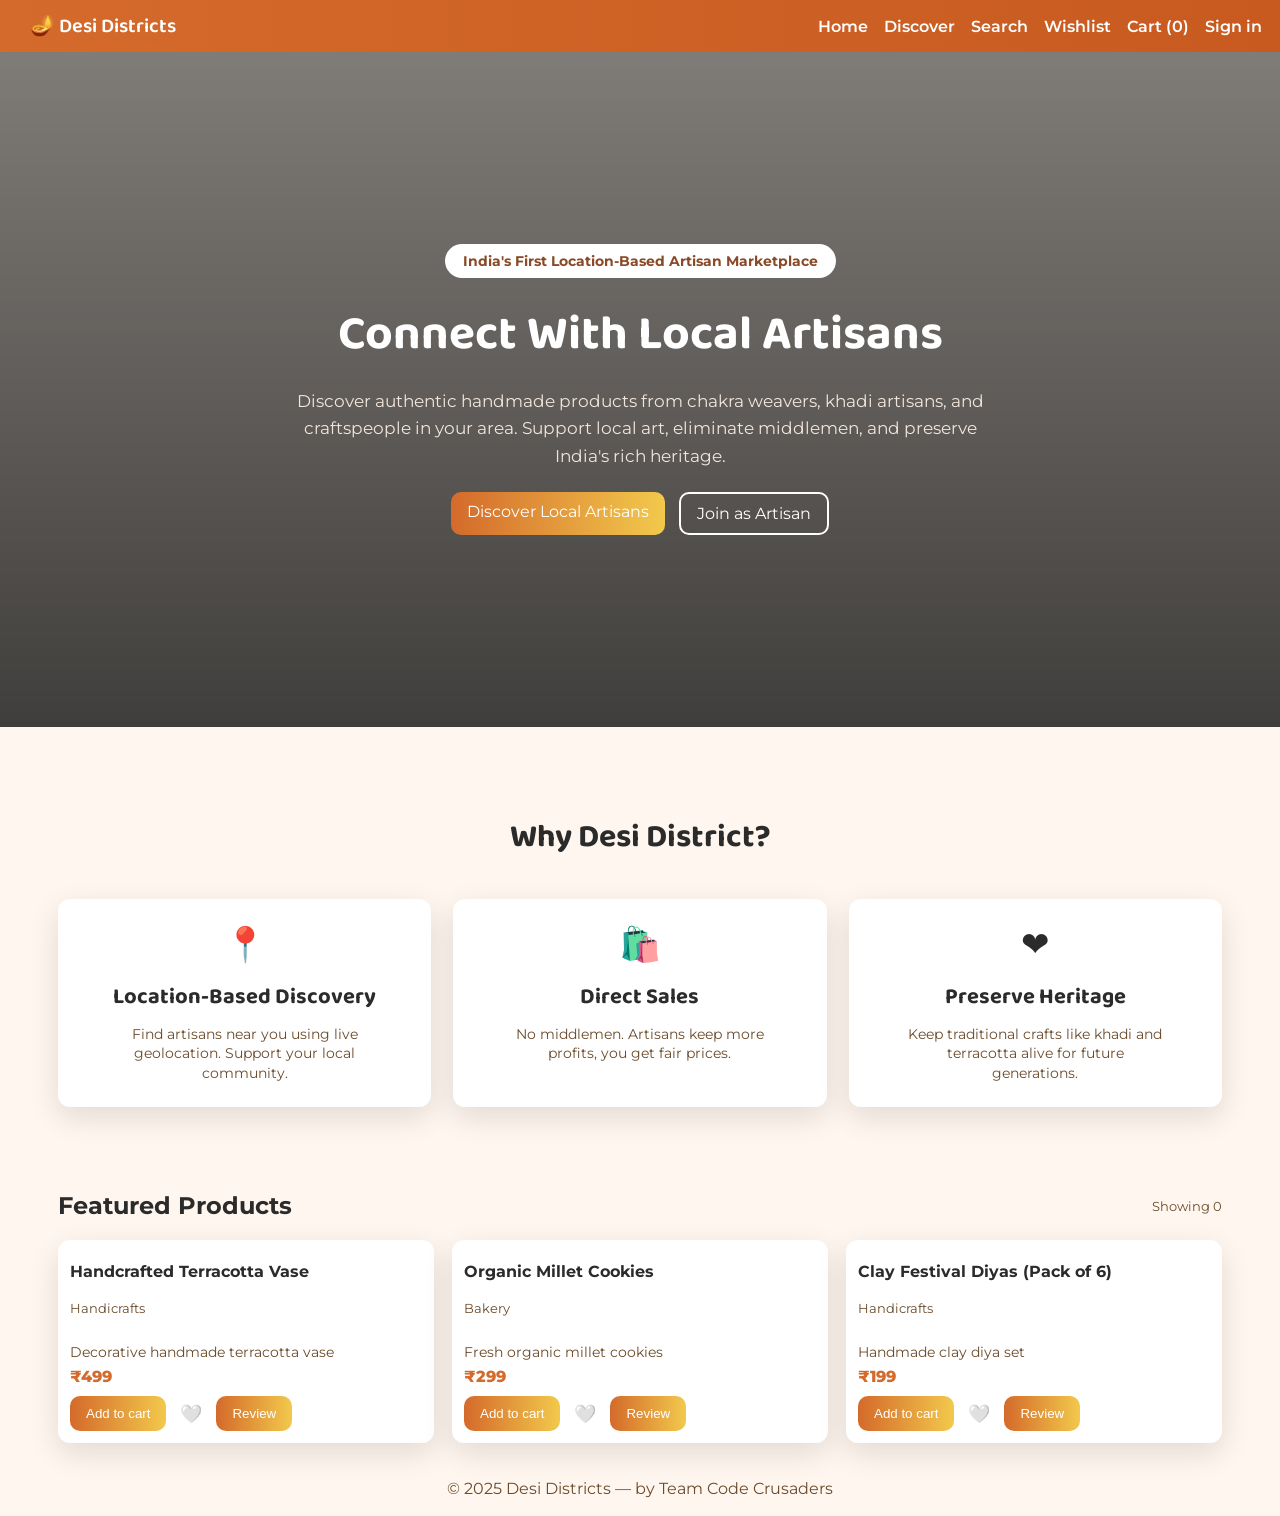
<file: Artisan_Marketplace/index.html>
<!doctype html>
<html lang="en">
<head>
  <meta charset="utf-8" />
  <meta name="viewport" content="width=device-width,initial-scale=1" />
  <title>Desi Districts — Home</title>

  <link href="https://fonts.googleapis.com/css2?family=Baloo+2:wght@400;600;800&family=Montserrat:wght@300;500;700&display=swap" rel="stylesheet">
  <link rel="stylesheet" href="css/index.css">
</head>

<body>

  <nav class="nav">
    <div class="nav-left">
      <a href="index.html" class="brand">🪔 Desi Districts</a>
    </div>

    <div class="nav-right">
      <a href="index.html">Home</a>
      <a href="discover.html">Discover</a>
      <a href="search.html">Search</a>
      <a href="wishlist.html">Wishlist</a>
      <a href="cart.html" id="cartLink">Cart (<span id="navCartCount">0</span>)</a>
      <a href="auth.html">Sign in</a>
    </div>
  </nav>

  <header class="hero hero-home">
    <div class="hero-bg"></div>
    <div class="hero-dark"></div>

    <div class="hero-content wrap">
      <div class="hero-badge">India's First Location-Based Artisan Marketplace</div>
      <h1>Connect With Local Artisans</h1>
      <p>
        Discover authentic handmade products from chakra weavers, khadi artisans,
        and craftspeople in your area. Support local art, eliminate middlemen,
        and preserve India's rich heritage.
      </p>

      <div class="hero-buttons">
        <a href="discover.html" class="btn primary">Discover Local Artisans</a>
        <a href="auth.html" class="btn ghost">Join as Artisan</a>
      </div>
    </div>
  </header>

  <main class="wrap">

    <!-- WHY DESI DISTRICT SECTION -->
    <section class="why-section">
      <h2 class="section-title">Why Desi District?</h2>

      <div class="why-grid">
        <div class="why-card">
          <div class="why-icon">📍</div>
          <h3>Location-Based Discovery</h3>
          <p>Find artisans near you using live geolocation. Support your local community.</p>
        </div>

        <div class="why-card">
          <div class="why-icon">🛍️</div>
          <h3>Direct Sales</h3>
          <p>No middlemen. Artisans keep more profits, you get fair prices.</p>
        </div>

        <div class="why-card">
          <div class="why-icon">❤️</div>
          <h3>Preserve Heritage</h3>
          <p>Keep traditional crafts like khadi and terracotta alive for future generations.</p>
        </div>
      </div>
    </section>

    <!-- FEATURED PRODUCTS -->
    <section class="products-section">
      <div class="section-head">
        <h2>Featured Products</h2>
        <div class="meta">Showing <span id="homeShownCount">0</span></div>
      </div>

      <div id="homeProducts" class="products grid-3"></div>
    </section>

  </main>

  <footer class="footer wrap">
    © 2025 Desi Districts — by Team Code Crusaders
  </footer>

  <script src="js/index.js"></script>
</body>
</html>
</file>
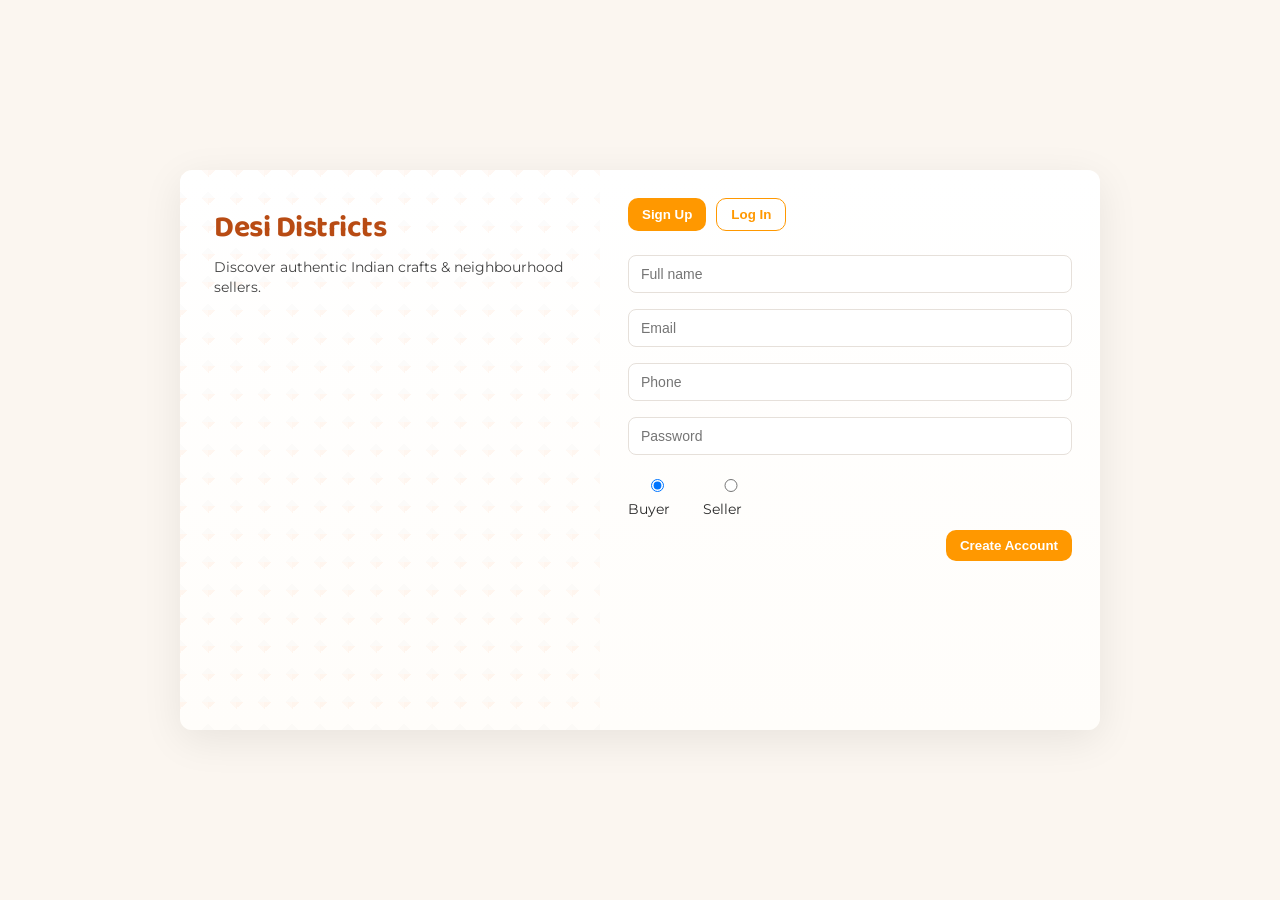
<file: Artisan_Marketplace/auth.html>
<!doctype html>
<html lang="en">
<head>
  <meta charset="utf-8" />
  <meta name="viewport" content="width=device-width,initial-scale=1" />
  <title>Sign Up / Log In — Desi Districts</title>
  <link href="https://fonts.googleapis.com/css2?family=Baloo+2:wght@400;600;800&family=Montserrat:wght@300;500;700&display=swap" rel="stylesheet">
  <link rel="stylesheet" href="css/auth.css">
</head>
<body class="auth-bg">

<div class="auth-wrap">
  <div class="auth-card">
    <aside class="auth-left">
      <div class="left-inner">
        <h1 class="brand">Desi Districts</h1>
        <p class="tagline">Discover authentic Indian crafts & neighbourhood sellers.</p>
      </div>
    </aside>

    <main class="auth-right">
      <div class="auth-toggle">
        <button id="signupBtn" class="btn primary active" type="button">Sign Up</button>
        <button id="loginBtn" class="btn ghost" type="button">Log In</button>
      </div>

      <!-- Sign Up Form -->
      <form id="signupForm" novalidate>
        <input id="name" placeholder="Full name" required />
        <input id="email" type="email" placeholder="Email" required />
        <input id="phone" placeholder="Phone" required />
        <input id="password" type="password" placeholder="Password" required />

        <div class="role-row">
          <label><input type="radio" name="role" value="Buyer" checked /> Buyer</label>
          <label><input type="radio" name="role" value="Seller" /> Seller</label>
        </div>

        <!-- Seller Extra Fields -->
        <div id="sellerExtras" style="display:none; margin-top:10px;">
          <textarea id="bizDesc" placeholder="Business description"></textarea>
          <input id="shopAddr" placeholder="Shop address" />
        </div>

        <div class="form-actions">
          <button type="submit" class="btn primary">Create Account</button>
        </div>
      </form>

      <!-- Login Form -->
      <form id="loginForm" class="hidden" novalidate>
        <input id="loginName" placeholder="Name" required />
        <input id="loginPassword" type="password" placeholder="Password" required />
        <div class="form-actions">
          <button type="submit" class="btn primary">Log In</button>
        </div>
      </form>

    </main>
  </div>
</div>

<script src="js/auth.js"></script>
</body>
</html>
</file>
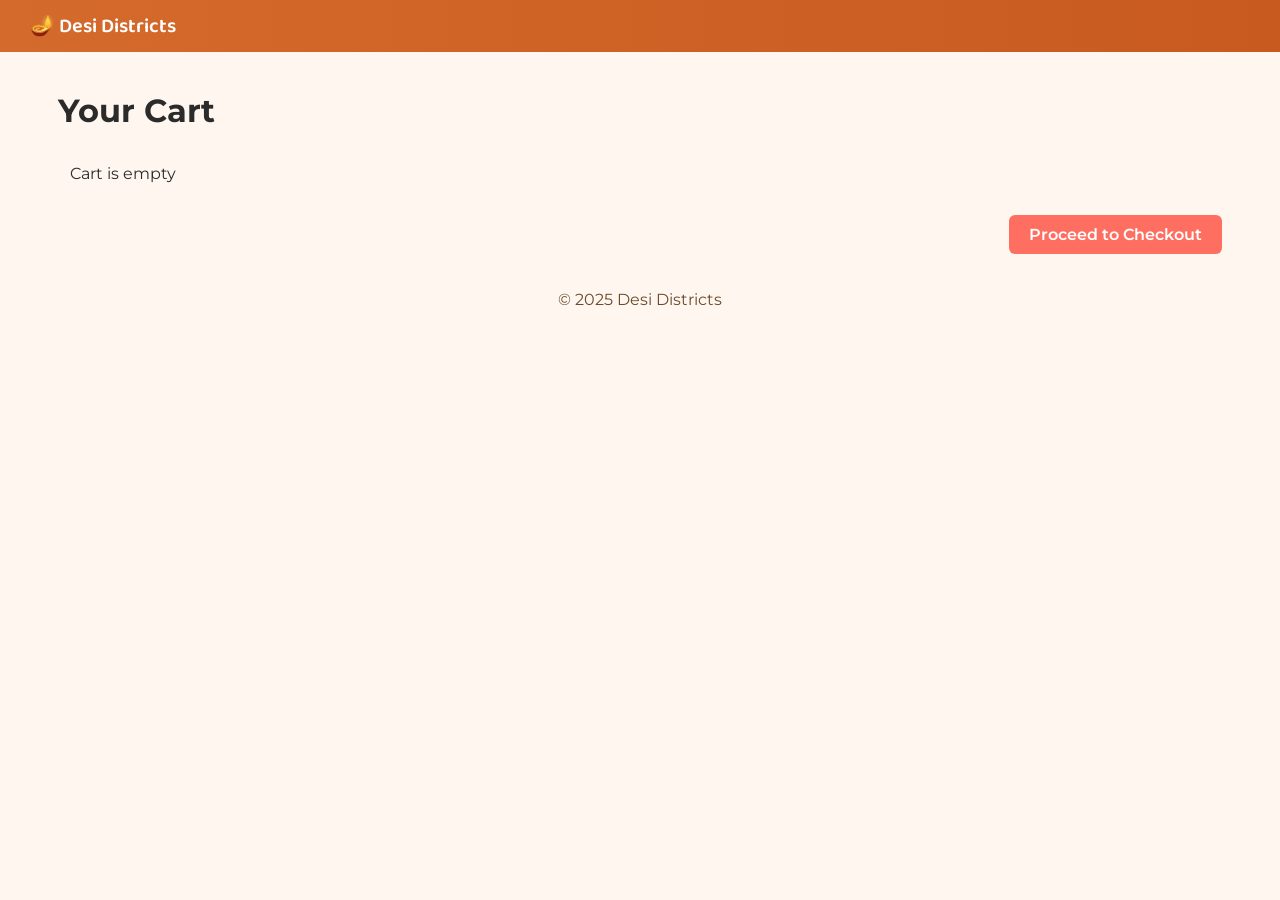
<file: Artisan_Marketplace/cart.html>
<!doctype html>
<html lang="en">
<head>
  <meta charset="utf-8" />
  <meta name="viewport" content="width=device-width,initial-scale=1" />
  <title>Cart — Desi Districts</title>
  <link href="https://fonts.googleapis.com/css2?family=Baloo+2:wght@400;600;800&family=Montserrat:wght@300;500;700&display=swap" rel="stylesheet">
  <link rel="stylesheet" href="css/cart.css">
</head>
<body>
  <nav class="nav">
    <div class="nav-left">
      <a href="index.html" class="brand">🪔 Desi Districts</a>
    </div>
  </nav>

  <main class="wrap">
    <h1>Your Cart</h1>
    <div id="cartPage" class="cart-page"></div>

    <!-- Proceed to Checkout Button -->
    <div class="checkout-container">
      <a href="checkout.html" class="checkout-btn">Proceed to Checkout</a>
    </div>
  </main>

  <footer class="footer wrap">© 2025 Desi Districts</footer>
  <script src="js/cart.js"></script>
</body>
</html>
</file>
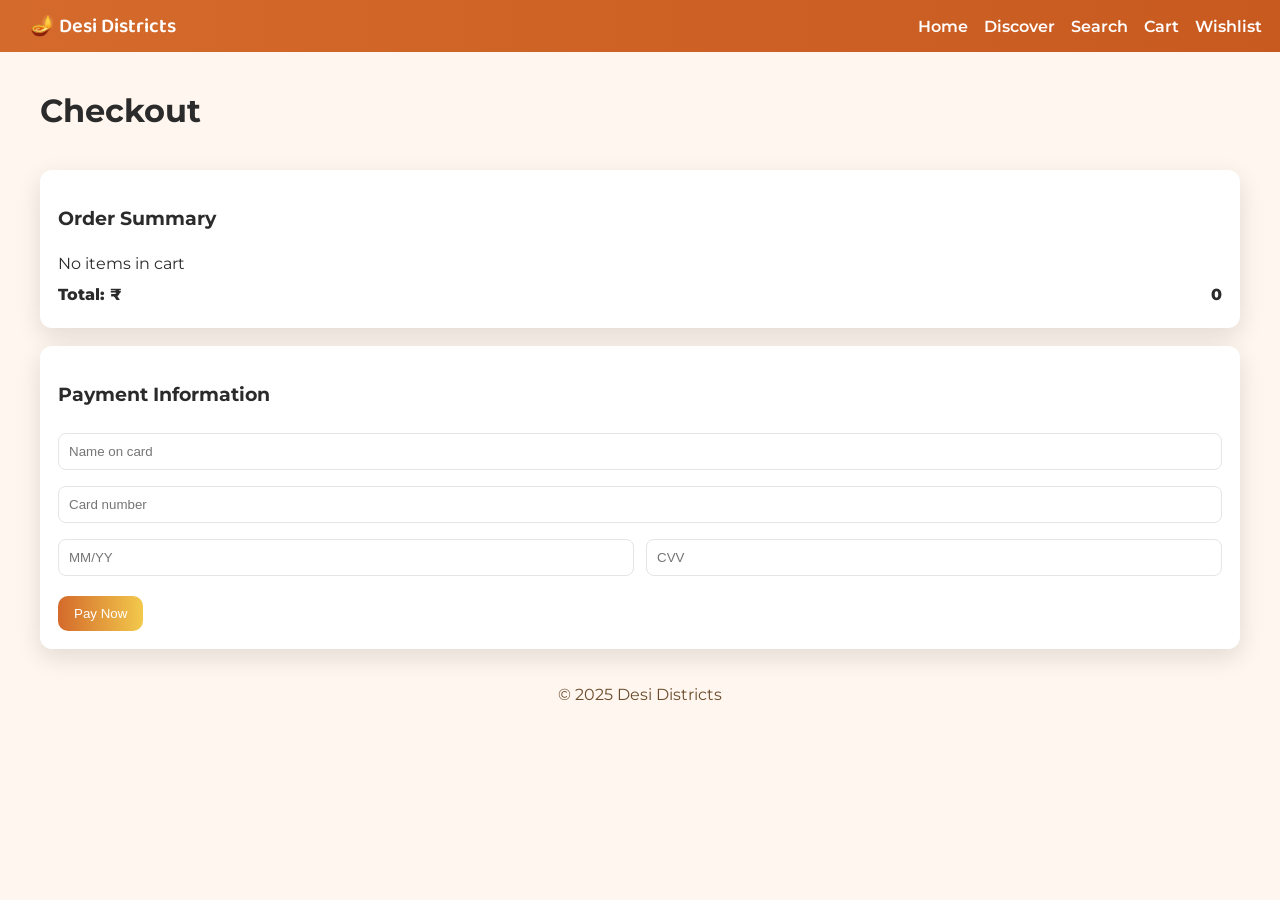
<file: Artisan_Marketplace/checkout.html>
<!doctype html>
<html lang="en">
<head>
  <meta charset="utf-8">
  <meta name="viewport" content="width=device-width,initial-scale=1">
  <title>Checkout — Desi Districts</title>
  <link href="https://fonts.googleapis.com/css2?family=Baloo+2:wght@400;600;800&family=Montserrat:wght@300;500;700&display=swap" rel="stylesheet">
  <link rel="stylesheet" href="css/checkout.css">
</head>
<body>
  <nav class="nav">
    <div class="nav-left"><a href="index.html" class="brand">🪔 Desi Districts</a></div>
    <div class="nav-right">
      <a href="index.html">Home</a>
      <a href="discover.html">Discover</a>
      <a href="search.html">Search</a>
      <a href="cart.html">Cart</a>
      <a href="wishlist.html">Wishlist</a>
    </div>
  </nav>

  <main class="wrap checkout-wrap">
    <h1>Checkout</h1>

    <section class="section-card cart-summary">
      <h3>Order Summary</h3>
      <div id="checkoutItems"></div>
      <div class="total">Total: ₹<span id="checkoutTotal">0</span></div>
    </section>

    <section class="section-card payment-form">
      <h3>Payment Information</h3>
      <input id="cardName" placeholder="Name on card" />
      <input id="cardNumber" placeholder="Card number" />
      <div class="card-row">
        <input id="expiry" placeholder="MM/YY" />
        <input id="cvv" placeholder="CVV" />
      </div>
      <button id="payBtn" class="btn primary">Pay Now</button>
    </section>
  </main>

  <footer class="footer wrap">© 2025 Desi Districts</footer>
  <script src="js/checkout.js"></script>
</body>
</html>
</file>
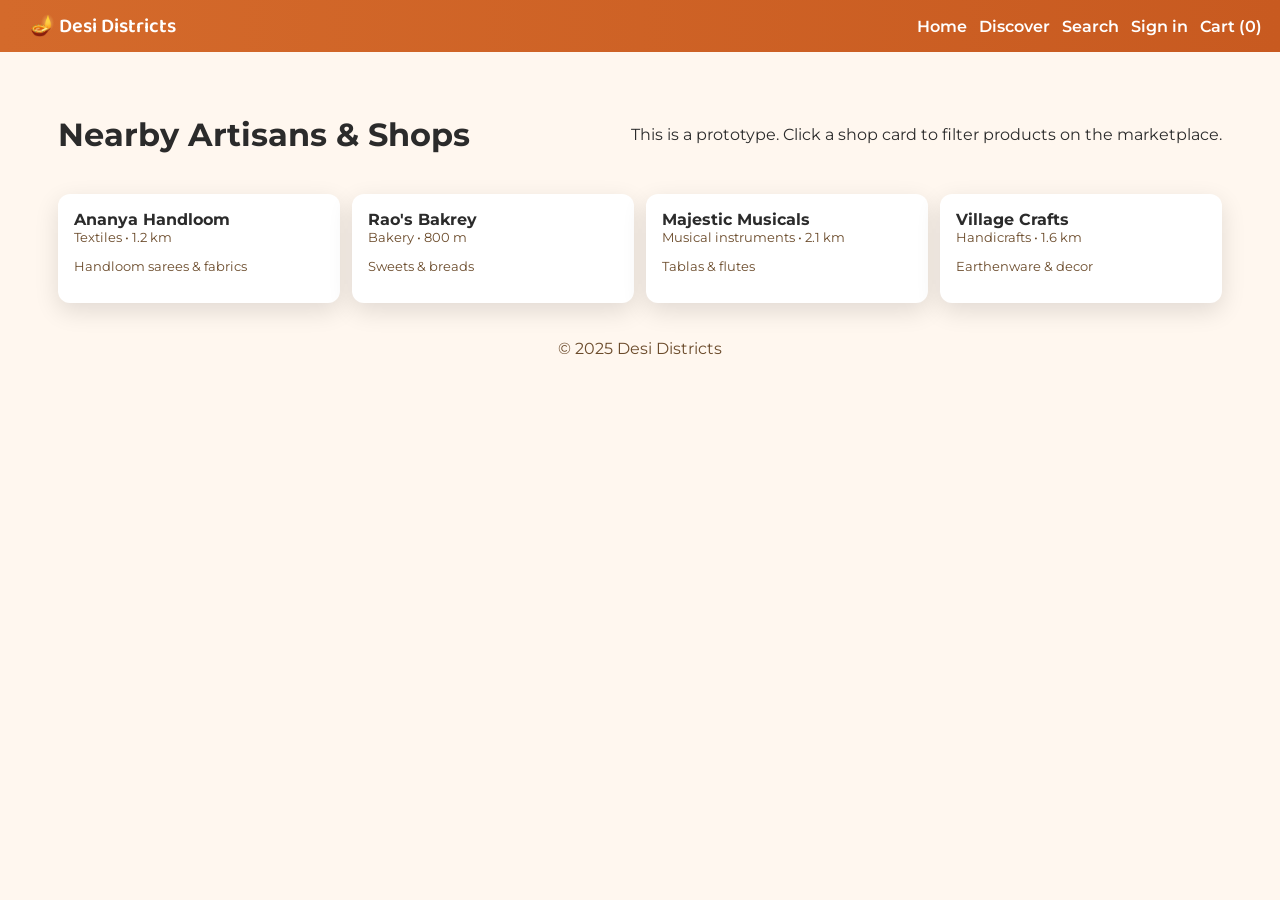
<file: Artisan_Marketplace/discover.html>
<!doctype html>
<html lang="en">
<head>
  <meta charset="utf-8" /><meta name="viewport" content="width=device-width,initial-scale=1" />
  <title>Discover — Desi Districts</title>
  <link href="https://fonts.googleapis.com/css2?family=Baloo+2:wght@400;600;800&family=Montserrat:wght@300;500;700&display=swap" rel="stylesheet">
  <link rel="stylesheet" href="css/discover.css">
</head>
<body>
  <nav class="nav"><div class="nav-left"><a href="index.html" class="brand">🪔 Desi Districts</a></div>
    <div class="nav-right"><a href="index.html">Home</a><a href="discover.html">Discover</a><a href="search.html">Search</a><a href="auth.html">Sign in</a><a href="cart.html">Cart (<span id="navCartCount2">0</span>)</a></div>
  </nav>

  <main class="wrap">
    <header class="section-head">
      <h1>Nearby Artisans & Shops</h1>
      <p class="muted">This is a prototype. Click a shop card to filter products on the marketplace.</p>
    </header>

    <section id="shopsList" class="shops-grid"></section>
  </main>

  <footer class="footer wrap">© 2025 Desi Districts</footer>
  <script src="js/discover.js"></script>
</body>
</html>
</file>
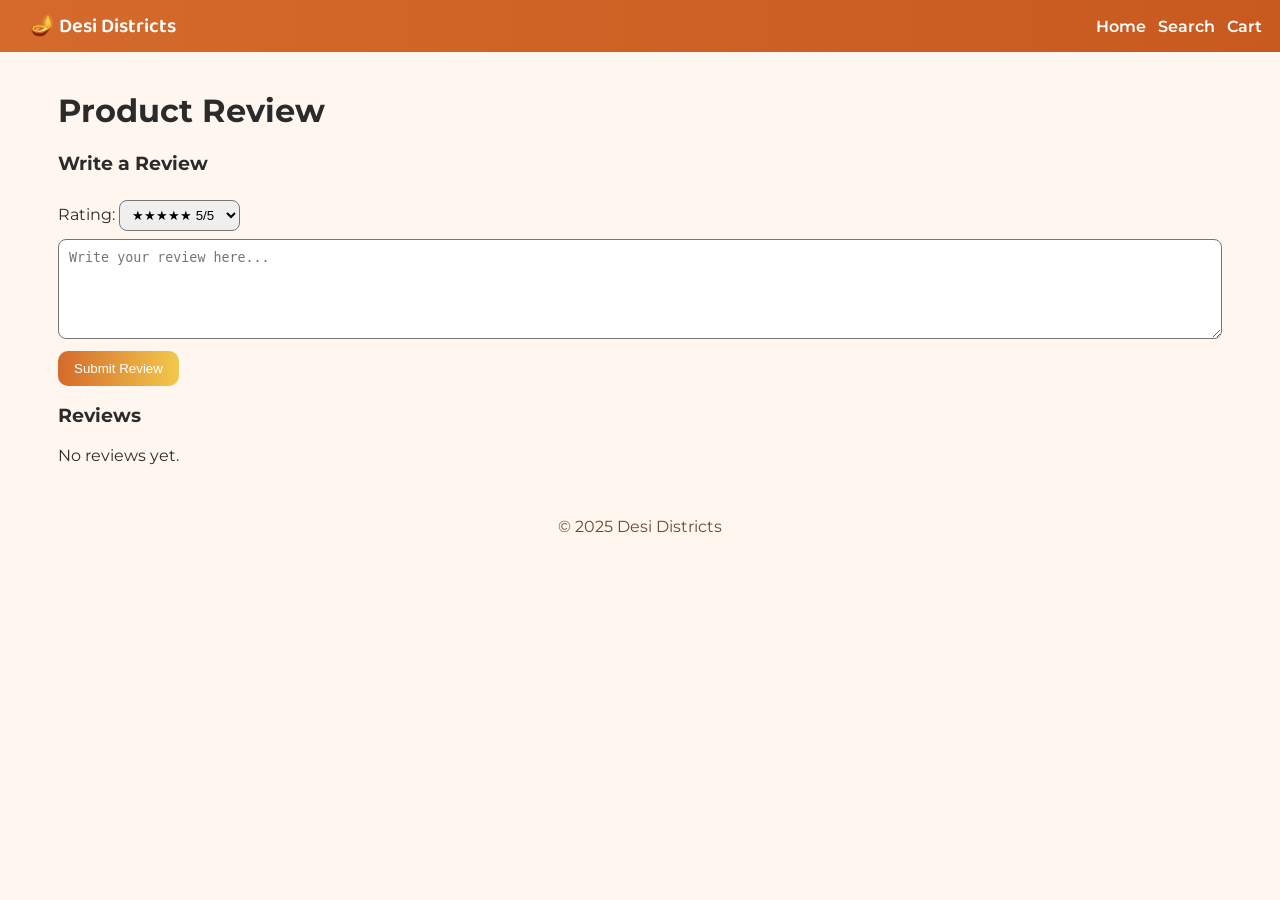
<file: Artisan_Marketplace/review.html>
<!doctype html>
<html lang="en">
<head>
<meta charset="utf-8" />
<meta name="viewport" content="width=device-width,initial-scale=1" />
<title>Product Review — Desi Districts</title>
<link rel="stylesheet" href="css/review.css">
<link href="https://fonts.googleapis.com/css2?family=Baloo+2:wght@400;600;800&family=Montserrat:wght@300;500;700&display=swap" rel="stylesheet">
</head>
<body>
  <nav class="nav">
    <div class="nav-left"><a href="index.html" class="brand">🪔 Desi Districts</a></div>
    <div class="nav-right"><a href="index.html">Home</a><a href="search.html">Search</a><a href="cart.html">Cart</a></div>
  </nav>

  <main class="wrap">
    <h1>Product Review</h1>
    <div id="productReview" class="section-card"></div>

    <div class="section-card">
      <h3>Write a Review</h3>
      <label>Rating:</label>
      <select id="reviewRating">
        <option value="5">★★★★★ 5/5</option>
        <option value="4">★★★★ 4/5</option>
        <option value="3">★★★ 3/5</option>
        <option value="2">★★ 2/5</option>
        <option value="1">★ 1/5</option>
      </select>
      <textarea id="reviewText" placeholder="Write your review here..."></textarea>
      <button id="submitReview" class="btn primary">Submit Review</button>
    </div>

    <div class="section-card">
      <h3>Reviews</h3>
      <div id="reviewsList"></div>
    </div>
  </main>

  <footer class="footer wrap">© 2025 Desi Districts</footer>
  <script src="js/review.js"></script>
</body>
</html>
</file>
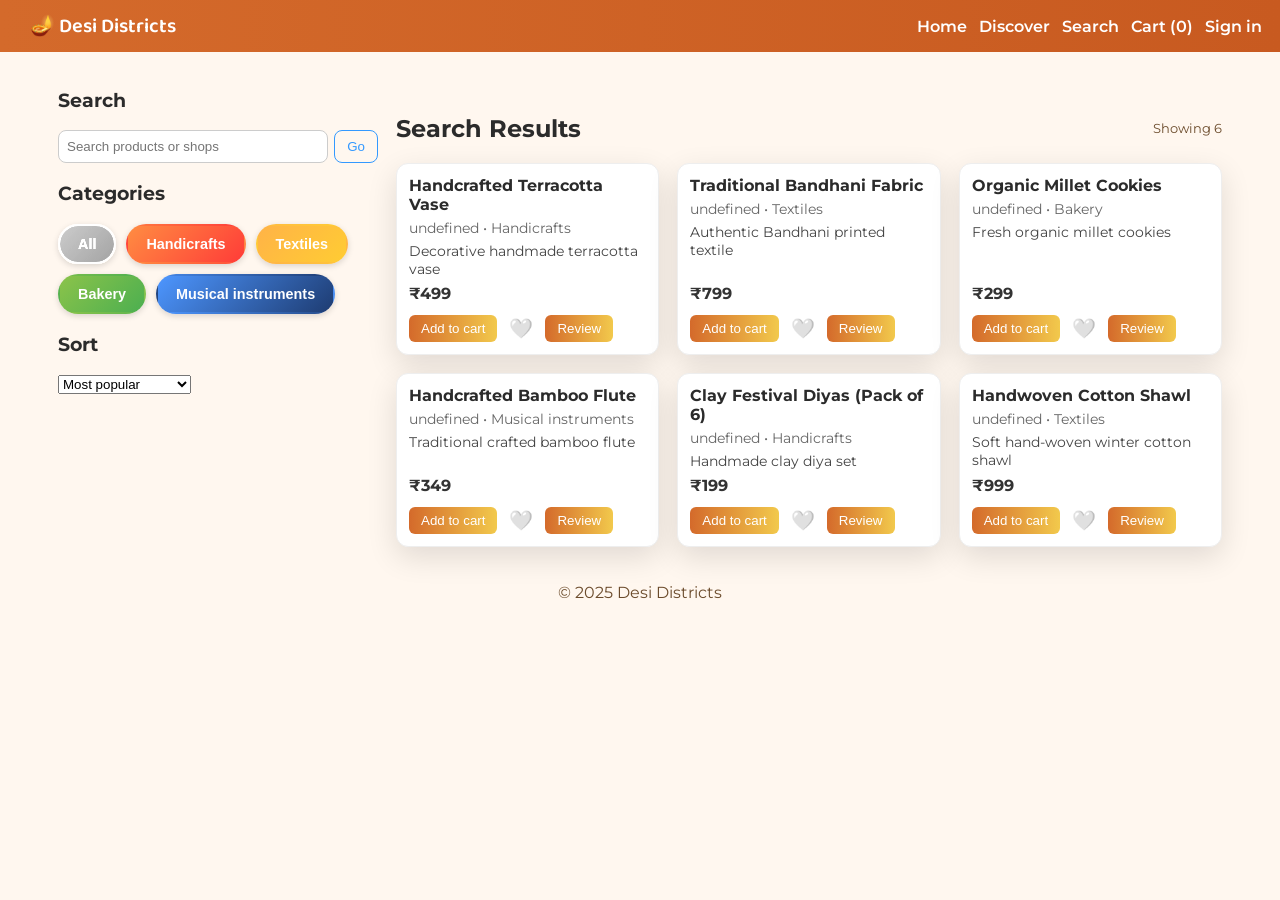
<file: Artisan_Marketplace/search.html>
<!doctype html>
<html lang="en">
<head>
  <meta charset="utf-8" /><meta name="viewport" content="width=device-width,initial-scale=1" />
  <title>Search — Desi Districts</title>
  <link href="https://fonts.googleapis.com/css2?family=Baloo+2:wght@400;600;800&family=Montserrat:wght@300;500;700&display=swap" rel="stylesheet">
  <link rel="stylesheet" href="css/search.css">
</head>
<body>
  <nav class="nav"><div class="nav-left"><a href="index.html" class="brand">🪔 Desi Districts</a></div>
    <div class="nav-right"><a href="index.html">Home</a><a href="discover.html">Discover</a><a href="search.html">Search</a><a href="cart.html">Cart (<span id="navCartCount3">0</span>)</a><a href="auth.html">Sign in</a></div>
  </nav>

  <main class="wrap layout">
    <aside class="sidebar">
      <div class="section-card">
        <h3>Search</h3>
        <div class="search"><input id="searchQ" placeholder="Search products or shops" /><button id="searchBtn" class="btn ghost">Go</button></div>
      </div>

      <div class="section-card">
        <h3>Categories</h3>
        <div id="searchCategories" class="chips"></div>
      </div>

      <div class="section-card">
        <h3>Sort</h3>
        <select id="searchSort">
          <option value="popular">Most popular</option>
          <option value="price_low">Price: Low → High</option>
          <option value="price_high">Price: High → Low</option>
        </select>
      </div>
    </aside>

    <section class="content">
      <div class="section-head">
        <h2>Search Results</h2>
        <div class="meta">Showing <span id="searchShown">0</span></div>
      </div>
      <div id="searchResults" class="products grid-3"></div>
    </section>
  </main>

  <footer class="footer wrap">© 2025 Desi Districts</footer>
  <script src="js/search.js"></script>
</body>
</html>
</file>
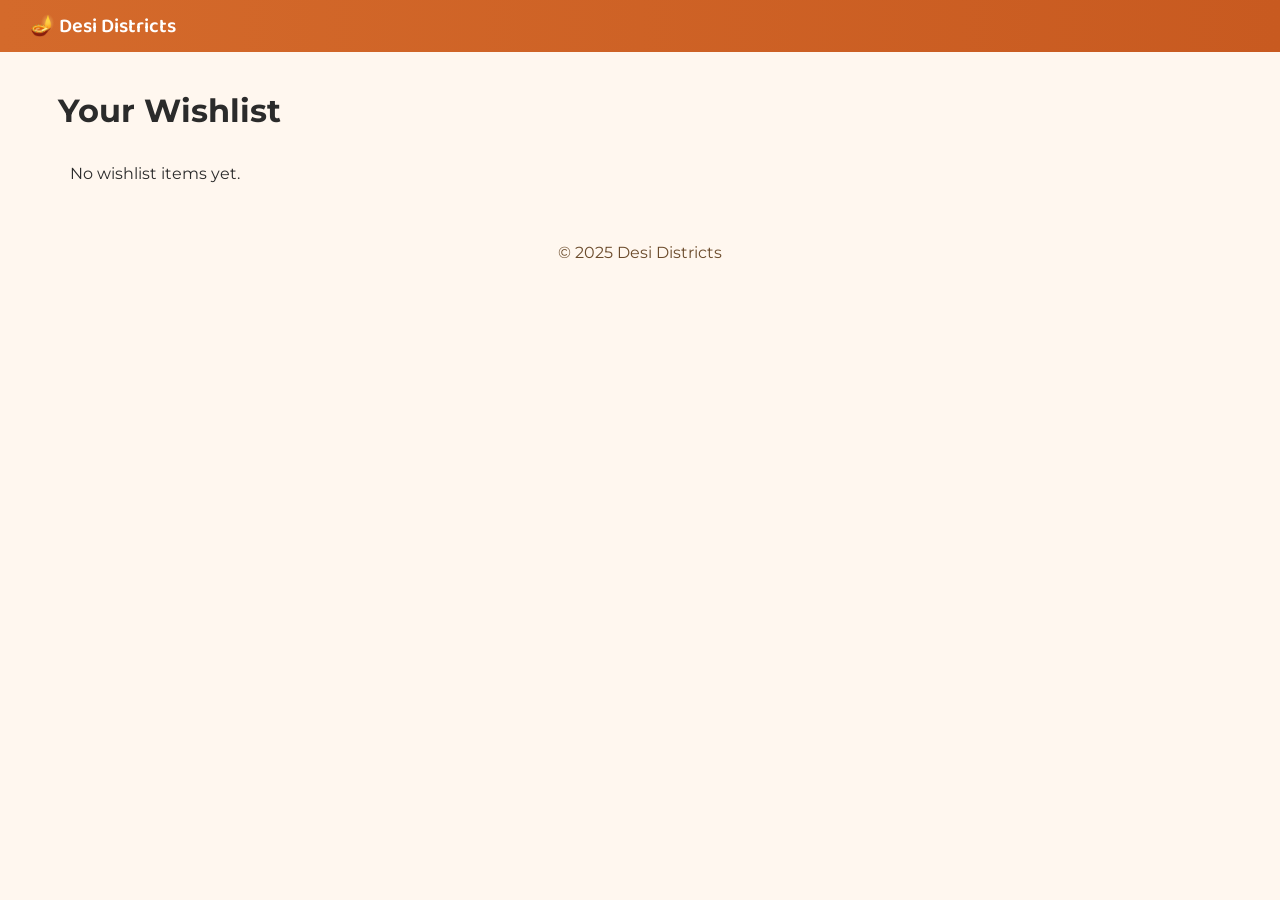
<file: Artisan_Marketplace/wishlist.html>
<!doctype html>
<html lang="en">
<head>
  <meta charset="utf-8" /><meta name="viewport" content="width=device-width,initial-scale=1" />
  <title>Wishlist — Desi Districts</title>
  <link href="https://fonts.googleapis.com/css2?family=Baloo+2:wght@400;600;800&family=Montserrat:wght@300;500;700&display=swap" rel="stylesheet">
  <link rel="stylesheet" href="css/wishlist.css">
</head>
<body>
  <nav class="nav"><div class="nav-left"><a href="index.html" class="brand">🪔 Desi Districts</a></div></nav>
  <main class="wrap">
    <h1>Your Wishlist</h1>
    <div id="wishlistPage"></div>
  </main>
  <footer class="footer wrap">© 2025 Desi Districts</footer>
  <script src="js/wishlist.js"></script>
</body>
</html>
</file>
<file: Artisan_Marketplace/css/index.css>
:root{
  --bg:#fff7ef; 
  --card:#fff; 
  --muted:#6b4b2b; 
  --accent:#d46a2b; 
  --accent-2:#f2c94c; 
  --shadow: rgba(0,0,0,0.12); 
  --radius:12px; 
  --text:#2b2b2b;
}

*{box-sizing:border-box}
body{margin:0;font-family:Montserrat,system-ui,Arial;background:var(--bg);color:var(--text)}
.wrap{max-width:1200px;margin:0 auto;padding:18px}

.nav{
  background:linear-gradient(90deg,var(--accent),#c85a20);
  color:white;
  padding:10px 18px;
  display:flex;
  justify-content:space-between;
  align-items:center
}
.nav a{color:white;text-decoration:none;margin-left:12px;font-weight:600}
.brand{font-family:'Baloo 2',cursive;font-size:20px}

.hero-home{position:relative;overflow:hidden;padding:30px 0}
.hero-home .overlay{position:absolute;inset:0;background:linear-gradient(180deg,rgba(212,106,38,0.12),rgba(255,255,255,0.02))}
.hero-inner{display:flex;gap:20px;align-items:center}
.hero-text{flex:1;padding:24px}
.hero-text h1{font-family:'Baloo 2',cursive;font-size:40px;margin:0 0 8px}
.hero-text p{color:var(--muted);max-width:600px}
.cta-row{margin-top:12px}

/* Buttons */
.btn{
  display:inline-block;
  padding:10px 16px;
  border-radius:10px;
  text-decoration:none;
  cursor:pointer;
}
.btn.primary{
  background: linear-gradient(90deg,var(--accent),var(--accent-2));
  color:white;
  border:none;
}
.btn.ghost{
  background:transparent;
  border:2px solid rgba(0,0,0,0.06);
  color:var(--text);
}

/* Review button same as Add to Cart */
.btn.ghost.review{
  background: linear-gradient(90deg,var(--accent),var(--accent-2));
  color:white;
  border:none;
}
.btn.ghost.review:hover{
  filter: brightness(1.05);
}

.hero-art img{width:360px;border-radius:12px;box-shadow:0 8px 30px var(--shadow)}
.quick-links{padding:18px 0}
.ql-grid{display:flex;gap:12px;flex-wrap:wrap}
.ql-card{background:var(--card);padding:18px;border-radius:12px;box-shadow:0 6px 18px var(--shadow);text-decoration:none;color:var(--text);font-weight:700}

.products{display:grid;gap:18px}
.grid-3{grid-template-columns:repeat(3,1fr);display:grid}
.product{
  background:var(--card);
  padding:12px;
  border-radius:12px;
  box-shadow:0 10px 30px var(--shadow);
  display:flex;
  flex-direction:column;
}
.product h4{margin:10px 0 6px 0}
.meta{color:var(--muted);font-size:13px}
.desc{color:var(--muted);font-size:14px;margin-bottom:6px;}
.price{color:var(--accent);font-weight:800;margin-top:auto}
.actions{display:flex;gap:8px;margin-top:10px}
.icon-like{background:transparent;border:0;font-size:18px;cursor:pointer}

.section-head{display:flex;justify-content:space-between;align-items:center;margin-top:24px}
.footer{padding:18px;text-align:center;color:var(--muted)}

@media(max-width:980px){ 
  .grid-3{grid-template-columns:repeat(2,1fr)} 
  .hero-inner{flex-direction:column} 
  .hero-art img{width:100%} 
}
@media(max-width:600px){ 
  .grid-3{grid-template-columns:1fr} 
  .nav a{display:none} 
}

/* WHY DESI DISTRICT SECTION */
.why-section {padding: 40px 0;text-align: center;}
.why-section .section-title {font-family: 'Baloo 2', cursive;font-size: 32px;margin-bottom: 26px;color: var(--text);}
.why-grid {display: grid;grid-template-columns: repeat(3, 1fr);gap: 22px;padding-top: 10px;}
.why-card {background: var(--card);padding: 24px;border-radius: var(--radius);box-shadow: 0 10px 30px var(--shadow);}
.why-icon {font-size: 34px;margin-bottom: 14px;}
.why-card h3 {margin: 6px 0 10px;font-family: 'Baloo 2', cursive;font-size: 22px;}
.why-card p {color: var(--muted);font-size: 14px;line-height: 1.4;max-width: 260px;margin: 0 auto;}
@media(max-width: 980px) { .why-grid {grid-template-columns: 1fr 1fr;} }
@media(max-width: 600px) { .why-grid {grid-template-columns: 1fr;} }

/* HERO background */
.hero-home { position: relative;height: 75vh; display: flex; align-items: center; justify-content: center; border-radius: 0; overflow: hidden;}
.hero-bg { position: absolute; inset: 0; background-image: url("https://img.freepik.com/free-photo/taj-mahal-sunrise-misty-morning-agra_23-2151996306.jpg?semt=ais_hybrid&w=740&q=80"); background-size: cover; background-position: center; filter: brightness(0.8);}
.hero-dark { position: absolute; inset: 0; background: linear-gradient(180deg, rgba(0,0,0,0.5), rgba(0,0,0,0.75));}
.hero-content { position: relative; max-width: 900px; text-align: center; color: white; padding: 20px;}
.hero-badge { display: inline-block; background: #fff; color: #8a4a27; padding: 8px 18px; border-radius: 20px; font-weight: 700; margin-bottom: 18px; font-size: 14px;}
.hero-content h1 { font-family: 'Baloo 2', cursive; font-size: 48px; margin: 0 0 15px;}
.hero-content p { max-width: 700px; margin: 0 auto 22px; font-size: 17px; line-height: 1.6; color: #f2e6dc;}
.hero-buttons { display: flex; justify-content: center; gap: 14px;}
.btn.ghost { border: 2px solid white; color: white;}
</file>
<file: Artisan_Marketplace/css/auth.css>
@import url('index.css');

.auth-bg { background-color: #fbf6f0; min-height: 100vh; -webkit-font-smoothing: antialiased; -moz-osx-font-smoothing: grayscale; }
.auth-wrap { display: flex; align-items: center; justify-content: center; min-height: 100vh; padding: 18px; box-sizing: border-box; }
.auth-card { display: flex; width: 920px; max-width: 100%; height: 560px; border-radius: 12px; overflow: hidden; box-shadow: 0 10px 40px rgba(0,0,0,0.08); background: linear-gradient(180deg, #ffffff 0%, #fffdfa 100%); }

.auth-left { flex: 0 0 420px; padding: 34px; box-sizing: border-box; color: #2b2b2b; background-image:
  linear-gradient(135deg, rgba(255,120,40,0.06) 12.5%, transparent 12.5%),
  linear-gradient(225deg, rgba(255,120,40,0.04) 12.5%, transparent 12.5%),
  linear-gradient(45deg, rgba(0,0,0,0.01) 12.5%, transparent 12.5%),
  linear-gradient(315deg, rgba(0,0,0,0.01) 12.5%, transparent 12.5%);
  background-size: 28px 28px; display: flex; align-items: flex-start; justify-content: center;
}
.left-inner { width: 100%; }
.brand { margin:0 0 6px 0; font-family:'Baloo 2', 'Segoe UI', sans-serif; font-size:30px; color:#b84b13; letter-spacing:-0.5px; }
.tagline { margin:0 0 14px 0; font-size:14px; color:#444; line-height:1.4; max-width:100%; }
.features { margin:12px 0 18px 0; padding-left:18px; color:#333; font-size:13px; line-height:1.45; }
.features li { margin-bottom:8px; }
.testimonial { margin:14px 0 18px 0; padding:12px 14px; border-left:4px solid #ffd5b8; background:rgba(255,220,190,0.06); font-size:13px; color:#3c3c3c; border-radius:6px; }
.left-cta { margin-top:8px; font-size:13px; color:#4b4b4b; }
.left-cta .cta-note { margin:6px 0 0 0; font-weight:600; color:#b84b13; font-size:13px; }

.auth-right { flex: 1 1 auto; padding:28px 28px; box-sizing:border-box; display:flex; flex-direction:column; justify-content:flex-start; }
.auth-toggle { display:flex; gap:10px; margin-bottom:16px; }

.btn { border-radius:10px; border:1px solid #e9e1da; padding:8px 14px; cursor:pointer; font-weight:600; background:transparent; color:#6a6a6a; transition: all 0.16s ease; }
.btn.primary { background:#ff9800; color:#fff; border-color:#ff9800; }
.btn.ghost { background:transparent; color:#ff9800; border:1px solid #ff9800; }
.btn.active { background:#ff9800; color:#fff; border-color:#ff9800; }

.auth-right input, .auth-right textarea { width:100%; padding:10px 12px; margin:8px 0; border-radius:8px; border:1px solid #e6e0da; font-size:14px; box-sizing:border-box; background:#fff; transition:border-color 0.25s, box-shadow 0.25s; }

/* Seller fields */
#sellerExtras { margin-top: 12px; }
.seller-required:invalid { border-color:#e74c3c; box-shadow:0 0 6px rgba(231,76,60,0.3); }

.role-row { display:flex; gap:16px; margin:8px 0; align-items:center; font-size:14px; }
.form-actions { display:flex; justify-content:flex-end; margin-top:12px; }
.hidden { display:none !important; }

@media (max-width:820px) {
  .auth-card { flex-direction:column; height:auto; }
  .auth-left { width:100%; padding:20px; }
  .auth-right { width:100%; padding:20px; }
}
</file>
<file: Artisan_Marketplace/css/cart.css>
@import url('index.css');

.cart-page .section-card {
  padding: 12px;
  margin-bottom: 12px;
}

/* Container for checkout and clear cart buttons (optional if used) */
.checkout-container {
  text-align: right;
  margin-top: 20px;
  display: flex;
  justify-content: flex-end;
  gap: 8px; /* space between buttons */
}

/* Checkout button styles (if still used) */
.checkout-btn {
  background-color: #ff6f61; /* match your theme */
  color: white;
  padding: 10px 20px;
  border-radius: 6px;
  text-decoration: none;
  font-weight: 600;
  transition: background-color 0.3s;
}
.checkout-btn:hover {
  background-color: #e65b50;
}

/* Clear Cart button styles */
.clear-cart-btn {
  background-color: #fff;
  color: #333;
  border: 1px solid #ccc;
  padding: 10px 20px;
  border-radius: 6px;
  text-decoration: none;
  font-weight: 600;
  transition: background-color 0.3s, color 0.3s;
}
.clear-cart-btn:hover {
  background-color: #f5f5f5;
  color: #ff6f61;
  border-color: #ff6f61;
}

/* Review button in cart */
.review-btn {
  background: linear-gradient(90deg, var(--accent), var(--accent-2));
  color: white;
  border: none;
  padding: 8px 14px;
  border-radius: 6px;
  cursor: pointer;
  font-weight: 600;
}
.review-btn:hover {
  filter: brightness(1.05);
}

/* Remove button in cart */
.remove-btn {
  background: #fff;
  color: #ff6f61;
  border: 2px solid #ff6f61;
  padding: 8px 14px;
  border-radius: 6px;
  cursor: pointer;
  font-weight: 600;
}
.remove-btn:hover {
  background: #ff6f61;
  color: white;
}
</file>
<file: Artisan_Marketplace/css/checkout.css>
@import url('index.css');

.checkout-wrap{display:flex;flex-direction:column;gap:18px;padding:18px 0}
.section-card{background:var(--card);padding:18px;border-radius:12px;box-shadow:0 8px 24px var(--shadow)}
.cart-summary div{margin:6px 0;display:flex;justify-content:space-between;align-items:center}
.total{font-weight:800;margin-top:12px;text-align:right}
.payment-form input{width:100%;padding:10px;margin:8px 0;border-radius:8px;border:1px solid #e5e5e5}
.card-row{display:flex;gap:12px}
.card-row input{flex:1}
#payBtn{margin-top:12px}
</file>
<file: Artisan_Marketplace/css/discover.css>
@import url('../css/index.css'); /* reuse core look */
.shops-grid{display:grid;grid-template-columns:repeat(auto-fill,minmax(260px,1fr));gap:12px;margin-top:18px}
.shop-card{background:var(--card);padding:16px;border-radius:12px;box-shadow:0 8px 24px var(--shadow);cursor:pointer}
.shop-card strong{font-size:16px}
.shop-card .muted{color:var(--muted);font-size:13px}
</file>
<file: Artisan_Marketplace/css/review.css>
@import url('index.css');

#productReview img { display:block; margin-top:12px; }
#reviewsList .section-card { margin-bottom:12px; }
textarea { width:100%; padding:10px; border-radius:8px; margin:8px 0; height:100px; }
select { padding:6px 8px; border-radius:8px; margin-top:6px; }
</file>
<file: Artisan_Marketplace/css/search.css>
@import url('../css/index.css');

/* Layout tweaks */
.layout {
  display: grid;
  grid-template-columns: 320px 1fr;
  gap: 18px;
}

/* Sidebar spacing */
.sidebar .section-card {
  margin-bottom: 12px;
}

/* Chips (category buttons) */
.chips {
  display: flex;
  flex-wrap: wrap;
  gap: 10px;
}

.chip {
  display: flex;
  align-items: center;
  justify-content: center;
  padding: 10px 18px;
  border-radius: 30px;
  border: 2px solid transparent;
  font-weight: 600;
  font-size: 0.9rem;
  cursor: pointer;
  color: #fff;
  transition: transform 0.2s, box-shadow 0.25s, filter 0.2s;
  box-shadow: 0 2px 6px rgba(0,0,0,0.15);
}

.chip:hover {
  transform: translateY(-2px) scale(1.05);
  filter: brightness(1.1);
  box-shadow: 0 6px 15px rgba(0,0,0,0.2);
}

.chip.active {
  border-color: #fff;
  filter: brightness(1.2);
}

/* Category-specific gradients */
.chip.handicrafts { background: linear-gradient(135deg, #FF8C42, #FF3C38); }
.chip.textiles { background: linear-gradient(135deg, #FFB347, #FFCC33); }
.chip.bakery { background: linear-gradient(135deg, #8BC34A, #4CAF50); }
.chip.music { background: linear-gradient(135deg, #4D96FF, #1E3C72); }
.chip.all { background: linear-gradient(135deg, #AAA, #888); }

/* Search input and button */
.search {
  display: flex;
  gap: 6px;
}

.search input {
  flex: 1;
  padding: 8px;
  border-radius: 8px;
  border: 1px solid #ccc;
}

.search button {
  padding: 8px 12px;
  border-radius: 8px;
  cursor: pointer;
}

/* Product cards (without images) */
.products {
  display: grid;
  gap: 18px;
}

.product {
  padding: 12px;
  border: 1px solid #eee;
  border-radius: 12px;
  text-align: left;
  transition: transform 0.2s, box-shadow 0.2s;
}

.product:hover {
  transform: translateY(-4px);
  box-shadow: 0 6px 18px rgba(0,0,0,0.1);
}

.product h4 {
  margin: 0 0 6px 0;
}

.product .meta {
  font-size: 0.85rem;
  color: #666;
  margin-bottom: 6px;
}

.product .desc {
  font-size: 0.9rem;
  color: #444;
  margin-bottom: 6px;
}

.product .price {
  font-size: 1rem;
  font-weight: bold;
  color: #333;
  margin-bottom: 6px;
}

.product .actions {
  display: flex;
  gap: 6px;
  margin-top: 6px;
}

.btn {
  padding: 6px 12px;
  border-radius: 6px;
  cursor: pointer;
}

.btn.primary {
  background-color: #3399ff;
  color: #fff;
  border: none;
}

.btn.ghost {
  background-color: transparent;
  border: 1px solid #3399ff;
  color: #3399ff;
}

.icon-like {
  background: none;
  border: none;
  font-size: 1.2rem;
  cursor: pointer;
}
</file>
<file: Artisan_Marketplace/css/wishlist.css>
@import url('index.css');
.section-card{padding:12px;margin-bottom:12px}
</file>
